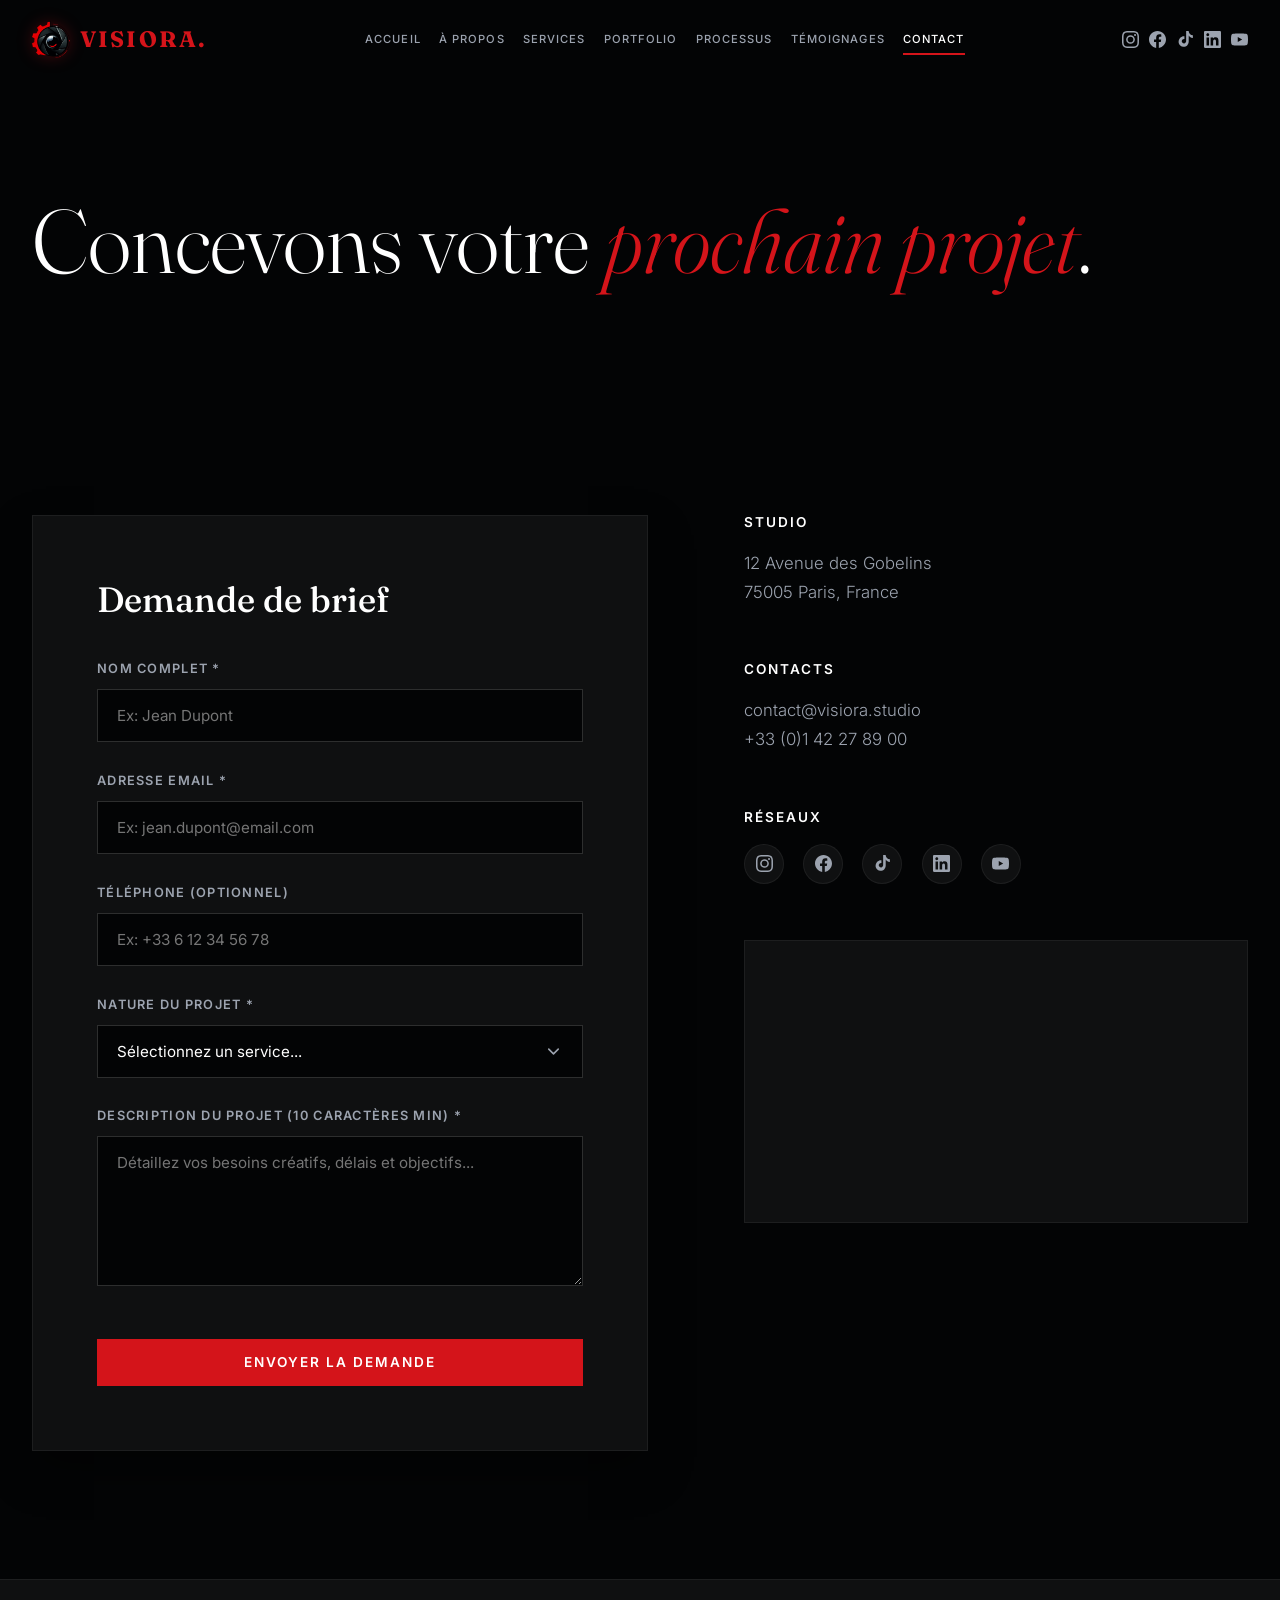
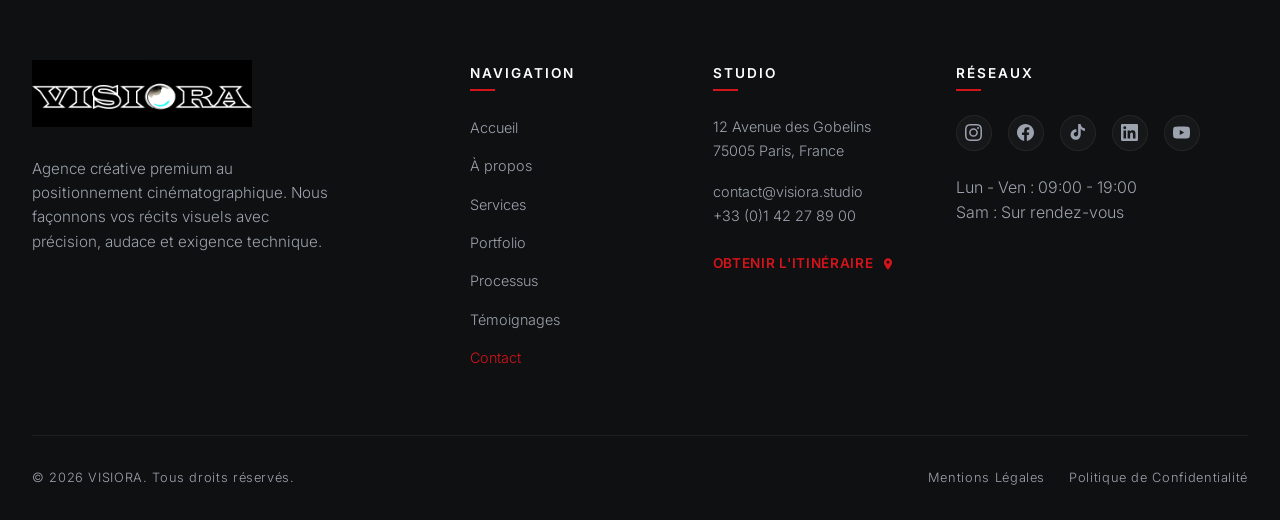
<file: contact.html>
<!DOCTYPE html>
<html lang="fr">
<head>
  <meta charset="UTF-8">
  <meta name="viewport" content="width=device-width, initial-scale=1.0">
  <title>Contact & Studio — VISIORA</title>
  <meta name="description" content="Contactez VISIORA pour vos projets vidéo, photographie et branding. Discutons de vos besoins et concevons ensemble des contenus à fort impact visuel.">
  
  <!-- Favicon -->
  <link rel="icon" type="image/png" href="assets/images/logo.png">

  <!-- Core CSS -->
    <!-- Preconnect & Google Fonts (Fraunces & Inter) -->
  <link rel="preconnect" href="https://fonts.googleapis.com">
  <link rel="preconnect" href="https://fonts.gstatic.com" crossorigin>
  <link rel="stylesheet" href="https://fonts.googleapis.com/css2?family=Fraunces:ital,opsz,wght@0,9..144,300..700;1,9..144,300..700&family=Inter:wght@300..700&display=swap">
  <link rel="stylesheet" href="assets/css/style.css">
  <link rel="stylesheet" href="assets/css/contact.css">
  
  <!-- GSAP Core via CDN -->
  <script src="assets/js/gsap.min.js" defer></script>
  
  <!-- Global Main Script -->
  <script src="assets/js/main.js" defer></script>
  <!-- Contact Page Script -->
  <script src="assets/js/contact.js" defer></script>
</head>
<body data-page="contact">

  <!-- Global Header Component -->
  <header id="global-header"></header>

  <!-- Main Content Area -->
  <main id="main-content">
    
    <!-- Intro Section -->
    <section class="contact-intro">
      <div class="container">
        <h1 class="contact-intro-title">Concevons votre <span>prochain projet</span>.</h1>
        <div class="editorial-divider" style="margin-top: 3rem;"></div>
      </div>
    </section>

    <!-- Main Grid Section -->
    <section class="contact-section">
      <div class="container">
        <div class="contact-grid">
          
          <!-- Left side: Form Wrapper -->
          <div class="contact-form-wrapper">
            
            <!-- Dynamic Success Screen (Hidden by default) -->
            <div class="form-status-screen" id="success-screen" role="alert">
              <div class="status-icon-wrapper">
                <svg viewBox="0 0 24 24">
                  <path class="success-stroke" d="M20 6L9 17l-5-5" stroke="currentColor" stroke-width="2" stroke-linecap="round" stroke-linejoin="round"/>
                </svg>
              </div>
              <h3>Message Envoyé</h3>
              <p>Merci pour votre intérêt. Notre directeur artistique va étudier votre brief et vous recontactera sous 24 à 48 heures ouvrées.</p>
            </div>

            <!-- Dynamic Error Screen (Hidden by default) -->
            <div class="form-status-screen" id="error-screen" role="alert">
              <div class="status-icon-wrapper" style="border-color: #D4141A; color: #D4141A;">
                <svg viewBox="0 0 24 24">
                  <circle cx="12" cy="12" r="10" stroke="currentColor" stroke-width="2"/>
                  <line x1="12" y1="8" x2="12" y2="12" stroke="currentColor" stroke-width="2"/>
                  <line x1="12" y1="16" x2="12.01" y2="16" stroke="currentColor" stroke-width="2"/>
                </svg>
              </div>
              <h3>Une erreur est survenue</h3>
              <p>Nous n'avons pas pu transmettre votre message. Veuillez vérifier votre connexion ou réessayer plus tard.</p>
              <button class="btn btn-outline" id="btn-retry" style="margin-top: 2rem;">Réessayer</button>
            </div>

            <!-- Native Web3Forms HTML Form -->
            <form action="https://api.web3forms.com/submit" method="POST" id="contact-form">
              <!-- Web3Forms Config Key (Replace with your actual key in production) -->
              <input type="hidden" name="access_key" value="YOUR_ACCESS_KEY_HERE">
              <input type="hidden" name="subject" value="Nouveau Message VISIORA Studio">
              <!-- Anti-Spam Honeypot Field -->
              <input type="checkbox" name="botcheck" class="hidden" style="display: none;">

              <h2>Demande de brief</h2>

              <!-- Name Field -->
              <div class="form-group">
                <label for="contact-name" class="form-label">Nom complet *</label>
                <input type="text" name="name" id="contact-name" class="form-input" placeholder="Ex: Jean Dupont" required autocomplete="name">
                <span class="error-text">Ce champ est requis.</span>
              </div>

              <!-- Email Field -->
              <div class="form-group">
                <label for="contact-email" class="form-label">Adresse Email *</label>
                <input type="email" name="email" id="contact-email" class="form-input" placeholder="Ex: jean.dupont@email.com" required autocomplete="email">
                <span class="error-text">Veuillez renseigner un email valide.</span>
              </div>

              <!-- Phone Field -->
              <div class="form-group">
                <label for="contact-phone" class="form-label">Téléphone (Optionnel)</label>
                <input type="tel" name="phone" id="contact-phone" class="form-input" placeholder="Ex: +33 6 12 34 56 78" autocomplete="tel">
              </div>

              <!-- Service Dropdown -->
              <div class="form-group">
                <label for="contact-service" class="form-label">Nature du projet *</label>
                <select name="service" id="contact-service" class="form-input" required>
                  <option value="" disabled selected>Sélectionnez un service...</option>
                  <option value="creation-contenu">Création de contenu</option>
                  <option value="campagnes-reseaux">Campagnes réseaux sociaux</option>
                  <option value="gestion-reseaux">Gestion réseaux sociaux</option>
                  <option value="videographie">Vidéographie</option>
                  <option value="photographie">Photographie</option>
                  <option value="design-graphique">Design graphique</option>
                  <option value="branding">Branding & Identité visuelle</option>
                </select>
                <span class="error-text">Veuillez sélectionner un type de projet.</span>
              </div>

              <!-- Message Field -->
              <div class="form-group">
                <label for="contact-message" class="form-label">Description du projet (10 caractères min) *</label>
                <textarea name="message" id="contact-message" class="form-input" placeholder="Détaillez vos besoins créatifs, délais et objectifs..." required></textarea>
                <span class="error-text">Veuillez fournir une description plus détaillée (10 car. min).</span>
              </div>

              <button type="submit" class="btn btn-primary" style="width: 100%; margin-top: 1rem;">Envoyer la demande</button>
            </form>

          </div>

          <!-- Right side: Details & Map -->
          <div class="contact-info-panel">
            
            <div class="info-block">
              <h3>Studio</h3>
              <p>12 Avenue des Gobelins<br>75005 Paris, France</p>
            </div>

            <div class="info-block">
              <h3>Contacts</h3>
              <p>contact@visiora.studio<br>+33 (0)1 42 27 89 00</p>
            </div>

            <div class="info-block">
              <h3>Réseaux</h3>
              <div class="contact-socials">
                <a href="https://www.instagram.com/visiora.prod?igsh=MTVheGRjcmdvbmp4MQ==" target="_blank" rel="noopener noreferrer" class="social-icon" aria-label="Instagram">
                  <svg viewBox="0 0 24 24"><path d="M12 2.163c3.204 0 3.584.012 4.85.07 3.252.148 4.771 1.691 4.919 4.919.058 1.265.069 1.645.069 4.849 0 3.205-.012 3.584-.069 4.849-.149 3.225-1.664 4.771-4.919 4.919-1.266.058-1.644.07-4.85.07-3.204 0-3.584-.012-4.849-.07-3.26-.149-4.771-1.699-4.919-4.92-.058-1.265-.07-1.644-.07-4.849 0-3.204.013-3.583.07-4.849.149-3.227 1.664-4.771 4.919-4.919 1.266-.057 1.645-.069 4.849-.069zM12 0C8.741 0 8.333.014 7.053.072 2.695.272.273 2.69.073 7.051.014 8.333 0 8.741 0 12c0 3.259.014 3.668.072 4.948.2 4.358 2.618 6.78 6.98 6.98 1.281.058 1.689.072 4.948.072 3.259 0 3.668-.014 4.948-.072 4.354-.2 6.782-2.618 6.979-6.98.059-1.28.073-1.689.073-4.948 0-3.259-.014-3.667-.072-4.947-.196-4.354-2.617-6.78-6.979-6.98C15.668.014 15.259 0 12 0zm0 5.838a6.162 6.162 0 100 12.324 6.162 6.162 0 000-12.324zM12 16a4 4 0 110-8 4 4 0 010 8zm6.406-11.845a1.44 1.44 0 100 2.881 1.44 1.44 0 000-2.881z"/></svg>
                </a>
                <a href="https://facebook.com" target="_blank" rel="noopener noreferrer" class="social-icon" aria-label="Facebook">
                  <svg viewBox="0 0 24 24"><path d="M24 12.073c0-6.627-5.373-12-12-12s-12 5.373-12 12c0 5.99 4.388 10.954 10.125 11.854v-8.385H7.078v-3.47h3.047V9.43c0-3.007 1.792-4.669 4.533-4.669 1.312 0 2.686.235 2.686.235v2.953H15.83c-1.491 0-1.956.925-1.956 1.874v2.25h3.328l-.532 3.47h-2.796v8.385C19.612 23.027 24 18.062 24 12.073z"/></svg>
                </a>
                <a href="https://tiktok.com" target="_blank" rel="noopener noreferrer" class="social-icon" aria-label="TikTok">
                  <svg viewBox="0 0 24 24"><path d="M12.525.02c1.31-.02 2.61-.01 3.91-.02.08 1.53.63 3.09 1.75 4.17 1.12 1.11 2.7 1.62 4.24 1.79v4.03c-1.44-.06-2.89-.52-4.06-1.39-.74-.55-1.37-1.27-1.78-2.11-.03 2.83-.02 5.67-.03 8.5-.08 1.83-.68 3.69-1.94 5.02-1.47 1.58-3.7 2.44-5.88 2.27-2.7-.15-5.22-1.96-6.07-4.52-.94-2.85-.2-6.19 1.89-8.31 1.5-1.57 3.73-2.38 5.92-2.13V11.2c-1.12-.13-2.31.25-3.04 1.13-.77.92-.89 2.25-.41 3.33.51 1.18 1.8 1.95 3.09 1.83 1.25-.09 2.38-.97 2.67-2.19.16-.7.13-1.42.13-2.13.01-4.83.01-9.66.01-14.49-.01-.32-.03-.65-.01-.98z"/></svg>
                </a>
                <a href="https://linkedin.com" target="_blank" rel="noopener noreferrer" class="social-icon" aria-label="LinkedIn">
                  <svg viewBox="0 0 24 24"><path d="M20.447 20.452h-3.554v-5.569c0-1.328-.027-3.037-1.852-3.037-1.853 0-2.136 1.445-2.136 2.939v5.667H9.351V9h3.414v1.561h.046c.477-.9 1.637-1.85 3.37-1.85 3.601 0 4.267 2.37 4.267 5.455v6.286zM5.337 7.433c-1.144 0-2.063-.926-2.063-2.065 0-1.138.92-2.063 2.063-2.063 1.14 0 2.064.925 2.064 2.063 0 1.139-.925 2.065-2.064 2.065zm1.782 13.019H3.555V9h3.564v11.452zM22.225 0H1.771C.792 0 0 .774 0 1.729v20.542C0 23.227.792 24 1.771 24h20.451C23.2 24 24 23.227 24 22.271V1.729C24 .774 23.2 0 22.222 0h.003z"/></svg>
                </a>
                <a href="https://youtube.com" target="_blank" rel="noopener noreferrer" class="social-icon" aria-label="YouTube">
                  <svg viewBox="0 0 24 24"><path d="M23.498 6.163a3.003 3.003 0 00-2.11-2.11C19.517 3.545 12 3.545 12 3.545s-7.517 0-9.388.508a3.003 3.003 0 00-2.11 2.11C0 8.033 0 12 0 12s0 3.967.502 5.837a3.003 3.003 0 002.11 2.11C4.483 20.455 12 20.455 12 20.455s7.517 0 9.388-.508a3.003 3.003 0 002.11-2.11C24 15.967 24 12 24 12s0-3.967-.502-5.837zM9.545 15.568V8.432L15.818 12l-6.273 3.568z"/></svg>
                </a>
              </div>
            </div>

            <!-- Custom dark-filtered Google Map -->
            <div class="map-container">
              <iframe 
                src="https://www.google.com/maps/embed?pb=!1m18!1m12!1m3!1d2626.0494473858343!2d2.3503251768658826!3d48.83818310343719!2m3!1f0!2f0!3f0!3m2!1i1024!2i768!4f13.1!3m3!1m2!1s0x47e671ef00388d01%3A0xe5a36371c6ddfa80!2s12%20Av.%20des%20Gobelins%2C%2075005%20Paris!5e0!3m2!1sfr!2sfr!4v1700000000000!5m2!1sfr!2sfr" 
                allowfullscreen="" 
                loading="lazy" 
                referrerpolicy="no-referrer-when-downgrade"
                title="Adresse VISIORA Studio Paris">
              </iframe>
            </div>

          </div>
          
        </div>
      </div>
    </section>

  </main>

  <!-- Global Footer Component -->
  <footer id="global-footer"></footer>

</body>
</html>
</file>
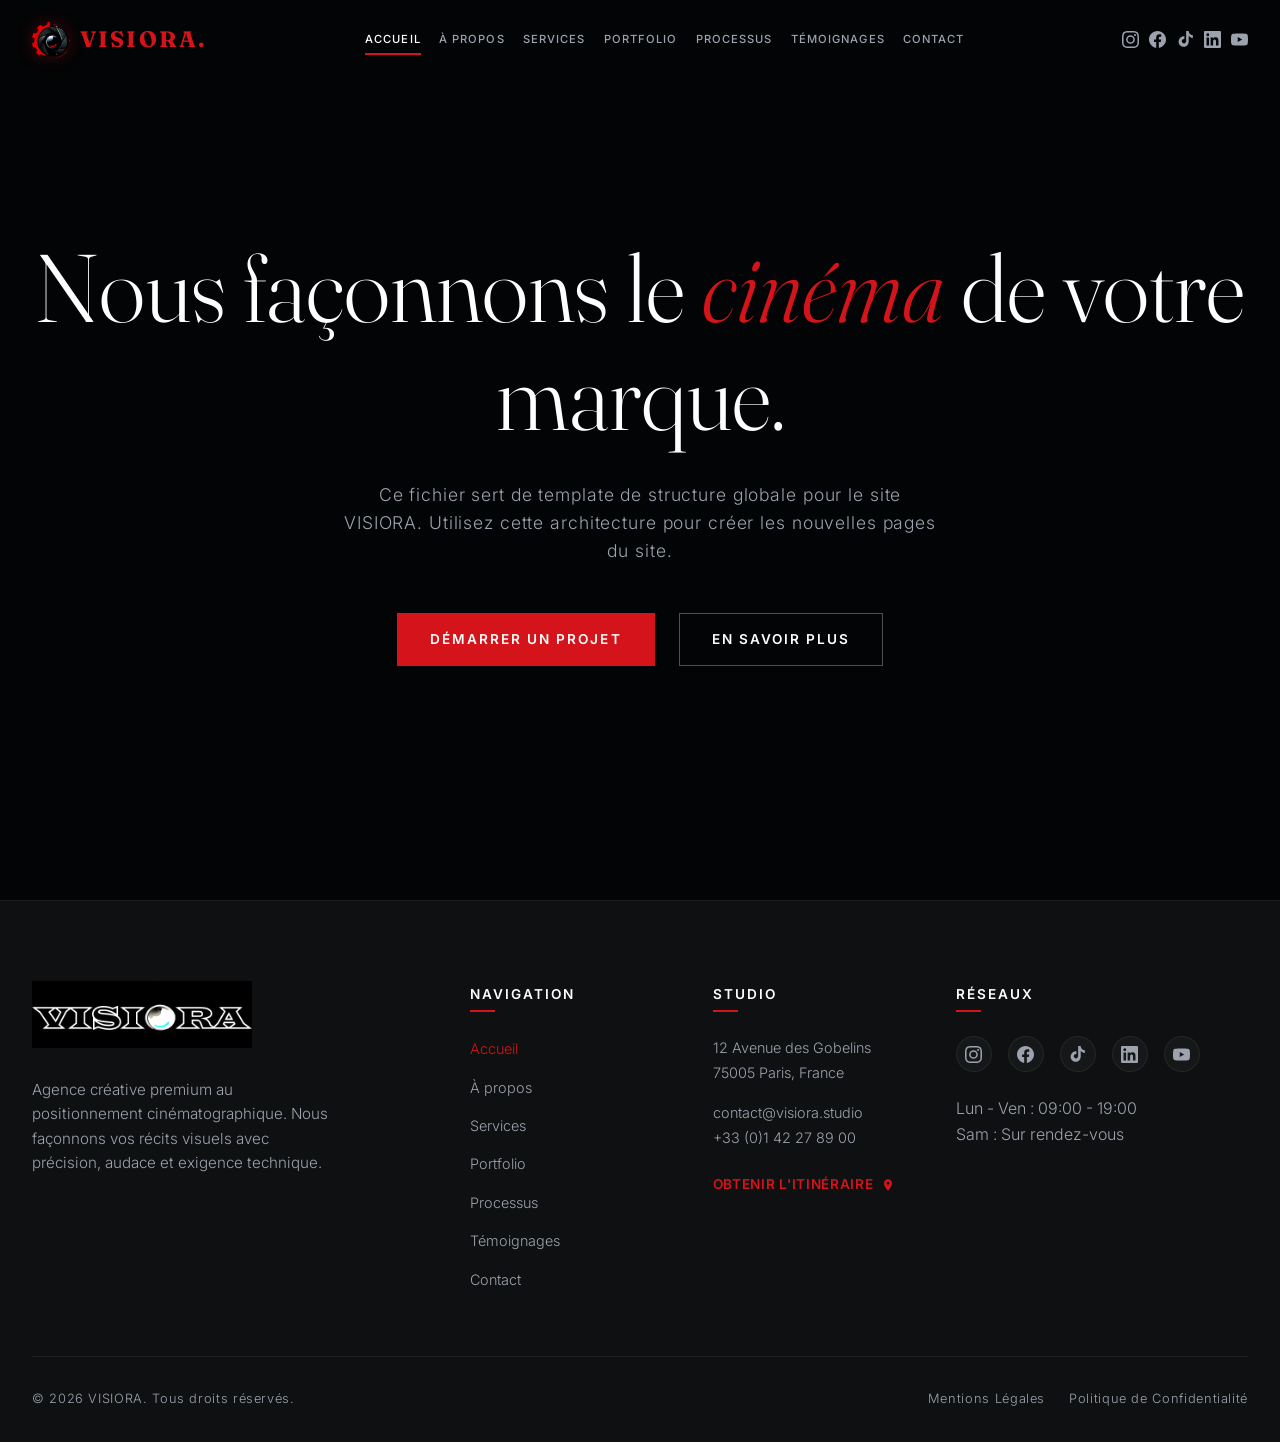
<file: template.html>
<!DOCTYPE html>
<html lang="fr">
<head>
  <meta charset="UTF-8">
  <meta name="viewport" content="width=device-width, initial-scale=1.0">
  <title>VISIORA — Agence Créative Premium (Template de Base)</title>
  <meta name="description" content="Agence créative premium spécialisée dans la vidéo, la photo et le branding cinématographique.">
  
  <!-- Favicon -->
  <link rel="icon" type="image/png" href="assets/images/favicon.png">

  <!-- Core CSS -->
    <!-- Preconnect & Google Fonts (Fraunces & Inter) -->
  <link rel="preconnect" href="https://fonts.googleapis.com">
  <link rel="preconnect" href="https://fonts.gstatic.com" crossorigin>
  <link rel="stylesheet" href="https://fonts.googleapis.com/css2?family=Fraunces:ital,opsz,wght@0,9..144,300..700;1,9..144,300..700&family=Inter:wght@300..700&display=swap">
  <link rel="stylesheet" href="assets/css/style.css">
  
  <!-- GSAP Core and ScrollTrigger via CDN -->
  <script src="assets/js/gsap.min.js" defer></script>
  <script src="assets/js/ScrollTrigger.min.js" defer></script>
  
  <!-- Global Main Script -->
  <script src="assets/js/main.js" defer></script>
</head>
<body data-page="home">

  <!-- Global Header Component (Loaded dynamically via main.js) -->
  <header id="global-header"></header>

  <!-- Main Content Area -->
  <main id="main-content">
    
    <!-- Hero Section (Exemple) -->
    <section style="min-height: 100vh; display: flex; align-items: center; justify-content: center; text-align: center;">
      <div class="container" style="opacity: 0; transform: translateY(30px); animation: fadeInUp 1s cubic-bezier(0.25, 0.8, 0.25, 1) forwards 0.4s;">
        <h1 style="font-size: clamp(3rem, 8vw, 6rem); margin-bottom: 2rem; font-weight: 300;">
          Nous façonnons le <span class="text-accent" style="font-family: var(--font-serif); font-style: italic;">cinéma</span> de votre marque.
        </h1>
        <p style="max-width: 600px; margin: 0 auto 3rem auto; color: var(--color-text-muted); font-size: 1.1rem; letter-spacing: 0.05em;">
          Ce fichier sert de template de structure globale pour le site VISIORA. Utilisez cette architecture pour créer les nouvelles pages du site.
        </p>
        <div style="display: flex; gap: 1.5rem; justify-content: center;">
          <a href="#" class="btn btn-primary">Démarrer un projet</a>
          <a href="#" class="btn btn-outline">En savoir plus</a>
        </div>
      </div>
    </section>

  </main>

  <!-- Global Footer Component (Loaded dynamically via main.js) -->
  <footer id="global-footer"></footer>

  <!-- Basic inline animation style for template demo -->
  <style>
    @keyframes fadeInUp {
      to {
        opacity: 1;
        transform: translateY(0);
      }
    }
  </style>

</body>
</html>
</file>
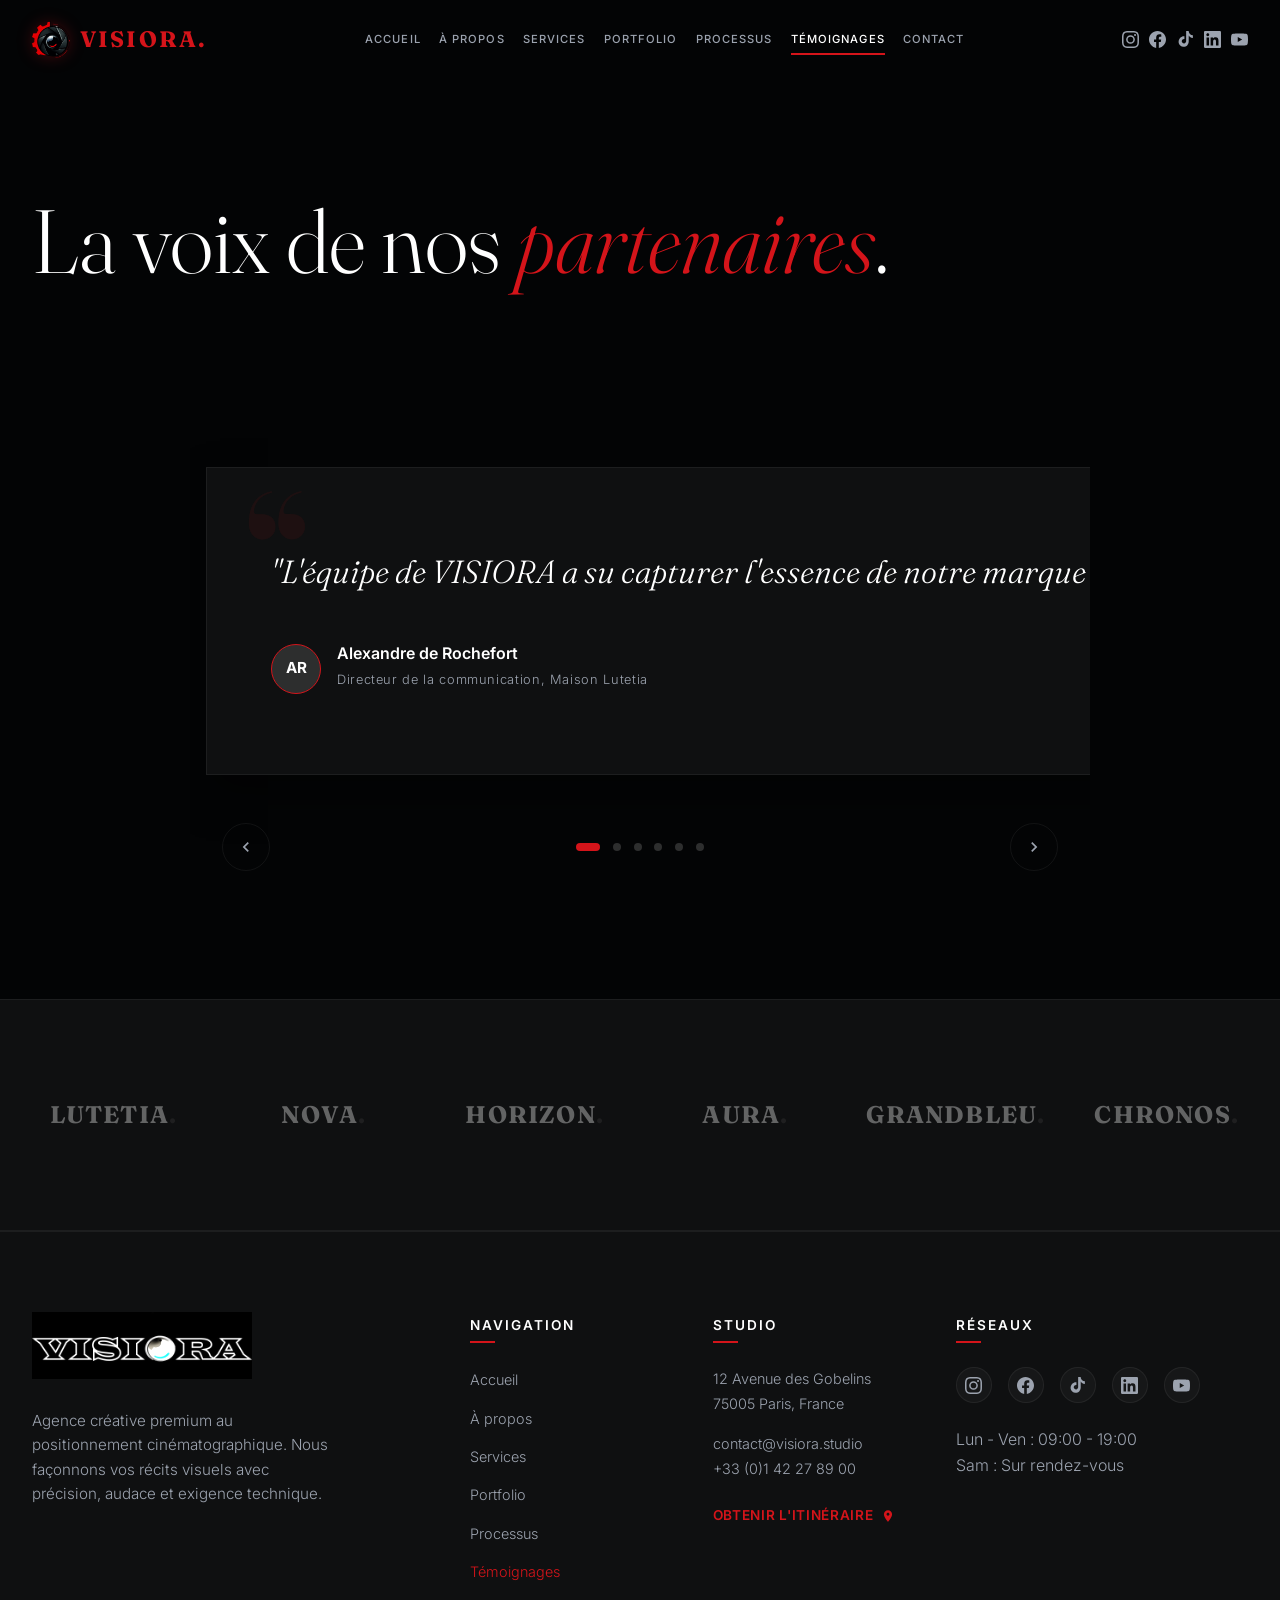
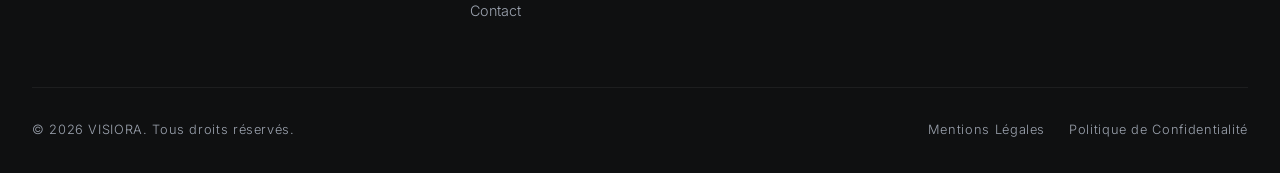
<file: testimonials.html>
<!DOCTYPE html>
<html lang="fr">
<head>
  <meta charset="UTF-8">
  <meta name="viewport" content="width=device-width, initial-scale=1.0">
  <title>Témoignages & Avis Clients — VISIORA</title>
  <meta name="description" content="Découvrez les avis de nos clients et partenaires. VISIORA accompagne les marques premium dans la conception de leurs récits et campagnes visuelles.">
  
  <!-- Favicon -->
  <link rel="icon" type="image/png" href="assets/images/logo.png">

  <!-- Core CSS -->
    <!-- Preconnect & Google Fonts (Fraunces & Inter) -->
  <link rel="preconnect" href="https://fonts.googleapis.com">
  <link rel="preconnect" href="https://fonts.gstatic.com" crossorigin>
  <link rel="stylesheet" href="https://fonts.googleapis.com/css2?family=Fraunces:ital,opsz,wght@0,9..144,300..700;1,9..144,300..700&family=Inter:wght@300..700&display=swap">
  <link rel="stylesheet" href="assets/css/style.css">
  <link rel="stylesheet" href="assets/css/testimonials.css">
  
  <!-- GSAP Core via CDN -->
  <script src="assets/js/gsap.min.js" defer></script>
  
  <!-- Global Main Script -->
  <script src="assets/js/main.js" defer></script>
  <!-- Testimonials Page Script -->
  <script src="assets/js/testimonials.js" defer></script>
</head>
<body data-page="testimonials">

  <!-- Global Header Component -->
  <header id="global-header"></header>

  <!-- Main Content Area -->
  <main id="main-content">
    
    <!-- Intro Section -->
    <section class="testimonials-intro">
      <div class="container">
        <h1 class="testimonials-intro-title">La voix de nos <span>partenaires</span>.</h1>
        <div class="editorial-divider" style="margin-top: 3rem;"></div>
      </div>
    </section>

    <!-- Star Rating Shared Symbol -->
    <svg style="display: none;">
      <g id="star-icon">
        <path d="M12 17.27L18.18 21l-1.64-7.03L22 9.24l-7.19-.61L12 2 9.19 8.63 2 9.24l5.46 4.73L5.82 21z"/>
      </g>
    </svg>

    <!-- Carousel Section -->
    <section class="carousel-section">
      <div class="carousel-container">
        <div class="carousel-track">
          
          <!-- Testimonial 1 -->
          <div class="testimonial-card">
            <p class="testimonial-quote">"L'équipe de VISIORA a su capturer l'essence de notre marque avec un sens esthétique incomparable. Le film de marque qu'ils ont produit a dépassé toutes nos attentes."</p>
            <div class="testimonial-author-wrapper">
              <div class="testimonial-author-info">
                <div class="author-avatar">AR</div>
                <div>
                  <h3 class="author-name">Alexandre de Rochefort</h3>
                  <span class="author-company">Directeur de la communication, Maison Lutetia</span>
                </div>
              </div>
              <div class="rating-stars">
                <svg viewBox="0 0 24 24"><use href="#star-icon"></use></svg>
                <svg viewBox="0 0 24 24"><use href="#star-icon"></use></svg>
                <svg viewBox="0 0 24 24"><use href="#star-icon"></use></svg>
                <svg viewBox="0 0 24 24"><use href="#star-icon"></use></svg>
                <svg viewBox="0 0 24 24"><use href="#star-icon"></use></svg>
              </div>
            </div>
          </div>

          <!-- Testimonial 2 -->
          <div class="testimonial-card">
            <p class="testimonial-quote">"Un professionnalisme rare. De l'écriture du concept à la livraison des fichiers finaux, tout a été exécuté avec une précision chirurgicale. Les retours sur nos campagnes publicitaires sont excellents."</p>
            <div class="testimonial-author-wrapper">
              <div class="testimonial-author-info">
                <div class="author-avatar">SM</div>
                <div>
                  <h3 class="author-name">Sophie Martinez</h3>
                  <span class="author-company">Fondatrice, Nova Design</span>
                </div>
              </div>
              <div class="rating-stars">
                <svg viewBox="0 0 24 24"><use href="#star-icon"></use></svg>
                <svg viewBox="0 0 24 24"><use href="#star-icon"></use></svg>
                <svg viewBox="0 0 24 24"><use href="#star-icon"></use></svg>
                <svg viewBox="0 0 24 24"><use href="#star-icon"></use></svg>
                <svg viewBox="0 0 24 24"><use href="#star-icon"></use></svg>
              </div>
            </div>
          </div>

          <!-- Testimonial 3 -->
          <div class="testimonial-card">
            <p class="testimonial-quote">"Grâce à leur direction artistique et à la refonte de notre identité visuelle, nous avons immédiatement franchi un palier sur notre marché. Une agence hautement recommandable."</p>
            <div class="testimonial-author-wrapper">
              <div class="testimonial-author-info">
                <div class="author-avatar">TK</div>
                <div>
                  <h3 class="author-name">Thomas Keller</h3>
                  <span class="author-company">CEO, Horizon Capital</span>
                </div>
              </div>
              <div class="rating-stars">
                <svg viewBox="0 0 24 24"><use href="#star-icon"></use></svg>
                <svg viewBox="0 0 24 24"><use href="#star-icon"></use></svg>
                <svg viewBox="0 0 24 24"><use href="#star-icon"></use></svg>
                <svg viewBox="0 0 24 24"><use href="#star-icon"></use></svg>
                <svg viewBox="0 0 24 24"><use href="#star-icon"></use></svg>
              </div>
            </div>
          </div>

          <!-- Testimonial 4 -->
          <div class="testimonial-card">
            <p class="testimonial-quote">"Leurs shootings photo et vidéos de produits ont transfiguré notre e-shop. Les images ont une texture et une lumière digne des grands magazines de mode. Un vrai travail d'orfèvre."</p>
            <div class="testimonial-author-wrapper">
              <div class="testimonial-author-info">
                <div class="author-avatar">HS</div>
                <div>
                  <h3 class="author-name">Hélène Ségara</h3>
                  <span class="author-company">Directrice Artistique, Aura Cosmetics</span>
                </div>
              </div>
              <div class="rating-stars">
                <svg viewBox="0 0 24 24"><use href="#star-icon"></use></svg>
                <svg viewBox="0 0 24 24"><use href="#star-icon"></use></svg>
                <svg viewBox="0 0 24 24"><use href="#star-icon"></use></svg>
                <svg viewBox="0 0 24 24"><use href="#star-icon"></use></svg>
                <svg viewBox="0 0 24 24"><use href="#star-icon"></use></svg>
              </div>
            </div>
          </div>

          <!-- Testimonial 5 -->
          <div class="testimonial-card">
            <p class="testimonial-quote">"La gestion quotidienne de nos réseaux sociaux a été fluidifiée. Les contenus produits sont non seulement magnifiques, mais ils génèrent un engagement authentique."</p>
            <div class="testimonial-author-wrapper">
              <div class="testimonial-author-info">
                <div class="author-avatar">MD</div>
                <div>
                  <h3 class="author-name">Marc-Antoine Dubreuil</h3>
                  <span class="author-company">Manager Général, Grand Bleu Studio</span>
                </div>
              </div>
              <div class="rating-stars">
                <svg viewBox="0 0 24 24"><use href="#star-icon"></use></svg>
                <svg viewBox="0 0 24 24"><use href="#star-icon"></use></svg>
                <svg viewBox="0 0 24 24"><use href="#star-icon"></use></svg>
                <svg viewBox="0 0 24 24"><use href="#star-icon"></use></svg>
                <svg viewBox="0 0 24 24"><use href="#star-icon"></use></svg>
              </div>
            </div>
          </div>

          <!-- Testimonial 6 -->
          <div class="testimonial-card">
            <p class="testimonial-quote">"VISIORA est bien plus qu'une agence, c'est un véritable partenaire créatif. Ils ont une sensibilité cinématographique unique qui donne immédiatement de l'envergure à n'importe quel message."</p>
            <div class="testimonial-author-wrapper">
              <div class="testimonial-author-info">
                <div class="author-avatar">CV</div>
                <div>
                  <h3 class="author-name">Caroline Vian</h3>
                  <span class="author-company">Directrice Associée, Chronos Watch</span>
                </div>
              </div>
              <div class="rating-stars">
                <svg viewBox="0 0 24 24"><use href="#star-icon"></use></svg>
                <svg viewBox="0 0 24 24"><use href="#star-icon"></use></svg>
                <svg viewBox="0 0 24 24"><use href="#star-icon"></use></svg>
                <svg viewBox="0 0 24 24"><use href="#star-icon"></use></svg>
                <svg viewBox="0 0 24 24"><use href="#star-icon"></use></svg>
              </div>
            </div>
          </div>

        </div>

        <!-- Controls (Arrows + Dots) -->
        <div class="carousel-controls">
          <button class="carousel-arrow" id="carousel-prev" aria-label="Témoignage précédent">
            <svg viewBox="0 0 24 24"><path d="M15.41 7.41L14 6l-6 6 6 6 1.41-1.41L10.83 12z"/></svg>
          </button>
          
          <div class="carousel-dots"></div>

          <button class="carousel-arrow" id="carousel-next" aria-label="Témoignage suivant">
            <svg viewBox="0 0 24 24"><path d="M10 6L8.59 7.41 13.17 12l-4.58 4.59L10 18l6-6z"/></svg>
          </button>
        </div>
      </div>
    </section>

    <!-- Partners Logos Section -->
    <section class="logos-section">
      <div class="container">
        <div class="logos-grid">
          <!-- Logo 1 -->
          <div class="logo-item">
            <span>LUTETIA</span>
          </div>
          <!-- Logo 2 -->
          <div class="logo-item">
            <span>NOVA</span>
          </div>
          <!-- Logo 3 -->
          <div class="logo-item">
            <span>HORIZON</span>
          </div>
          <!-- Logo 4 -->
          <div class="logo-item">
            <span>AURA</span>
          </div>
          <!-- Logo 5 -->
          <div class="logo-item">
            <span>GRANDBLEU</span>
          </div>
          <!-- Logo 6 -->
          <div class="logo-item">
            <span>CHRONOS</span>
          </div>
        </div>
      </div>
    </section>

  </main>

  <!-- Global Footer Component -->
  <footer id="global-footer"></footer>

</body>
</html>
</file>
<file: assets/css/style.css>
/* ==========================================================================
   VISIORA - GLOBAL CSS STYLESHEET & DESIGN SYSTEM
   Fonts chargées via <link> dans le HTML (pas @import = pas de blocage rendu)
   ========================================================================== */

/* 1. FONTS (déclarées dans le HTML via <link rel=preload> + <link rel=stylesheet>) */

/* 2. DESIGN SYSTEM VARIABLES */
:root {
  /* Color Palette */
  --bg-primary: #030405;          /* Deep Cinematic Black */
  --bg-gunmetal: #0f1011;         /* Section dark */
  --bg-card: #18191b;             /* Card background */
  --bg-graphite: #2d2e2e;         /* Elements, inputs, lines */
  --color-accent: #D4141A;        /* Brand Shutter Red */
  --color-accent-rgb: 212, 20, 26;
  --color-white: #FFFFFF;         /* Pure white */
  --color-text-primary: #F3F4F6;  /* Soft white text */
  --color-text-muted: #9CA3AF;    /* Muted gray text */
  --color-border: rgba(255, 255, 255, 0.06);
  --color-border-hover: rgba(212, 20, 26, 0.3);

  /* Typography */
  --font-display: 'Fraunces', serif;
  --font-body: 'Inter', system-ui, -apple-system, sans-serif;
  --font-serif: var(--font-display);
  --font-sans: var(--font-body);

  /* Layout */
  --max-width: 1440px;
  --header-height: 80px;
  --header-height-scrolled: 68px;

  /* Transitions */
  --transition-smooth: all 0.5s cubic-bezier(0.25, 0.8, 0.25, 1);
  --transition-fast: all 0.25s cubic-bezier(0.25, 0.8, 0.25, 1);
}

/* 3. RESET & BASE STYLES */
*, *::before, *::after {
  box-sizing: border-box;
  margin: 0;
  padding: 0;
}

html {
  scroll-behavior: smooth;
  -webkit-font-smoothing: antialiased;
  -moz-osx-font-smoothing: grayscale;
}

body {
  background-color: var(--bg-primary);
  color: var(--color-text-primary);
  font-family: var(--font-body);
  font-weight: 300;
  font-size: 16px;
  line-height: 1.6;
  overflow-x: hidden;
}

/* Custom Scrollbar */
::-webkit-scrollbar {
  width: 8px;
}
::-webkit-scrollbar-track {
  background: var(--bg-primary);
}
::-webkit-scrollbar-thumb {
  background: var(--bg-graphite);
  border-radius: 4px;
}
::-webkit-scrollbar-thumb:hover {
  background: var(--color-accent);
}

/* Typography Selection & Headings */
::selection {
  background-color: var(--color-accent);
  color: var(--color-white);
}

h1, h2, h3, h4, h5, h6 {
  font-family: var(--font-display);
  font-weight: 400;
  color: var(--color-white);
  line-height: 1.12;
  font-optical-sizing: auto;
}

a {
  color: inherit;
  text-decoration: none;
  transition: var(--transition-fast);
}

ul, ol {
  list-style: none;
}

img, video {
  max-width: 100%;
  height: auto;
  display: block;
}

/* 4. UTILITY CLASSES & COMPONENTS */
.container {
  width: 100%;
  max-width: var(--max-width);
  margin: 0 auto;
  padding: 0 2rem;
}

@media (max-width: 768px) {
  .container {
    padding: 0 1.5rem;
  }
}

.text-center { text-align: center; }
.text-accent { color: var(--color-accent); }

/* Premium Shutter Button */
.btn {
  display: inline-flex;
  align-items: center;
  justify-content: center;
  padding: 0.9rem 2rem;
  font-family: var(--font-sans);
  font-size: 0.85rem;
  font-weight: 600;
  letter-spacing: 0.15em;
  text-transform: uppercase;
  border-radius: 0;
  cursor: pointer;
  position: relative;
  overflow: hidden;
  transition: var(--transition-smooth);
}

.btn-primary {
  background-color: var(--color-accent);
  color: var(--color-white);
  border: 1px solid var(--color-accent);
}

.btn-primary::before {
  content: '';
  position: absolute;
  top: 0;
  left: -100%;
  width: 100%;
  height: 100%;
  background: linear-gradient(90deg, transparent, rgba(255, 255, 255, 0.2), transparent);
  transition: 0.5s;
}

.btn-primary:hover::before {
  left: 100%;
}

.btn-primary:hover {
  background-color: #b00f14;
  border-color: #b00f14;
  box-shadow: 0 0 15px rgba(212, 20, 26, 0.4);
  transform: translateY(-2px);
}

.btn-outline {
  background-color: transparent;
  color: var(--color-white);
  border: 1px solid rgba(255, 255, 255, 0.3);
}

.btn-outline:hover {
  background-color: var(--color-white);
  color: var(--bg-primary);
  border-color: var(--color-white);
  transform: translateY(-2px);
}

/* Sections Base */
section {
  padding: 8rem 0;
  position: relative;
}

@media (max-width: 768px) {
  section {
    padding: 5rem 0;
  }
}

/* 5. GLOBAL HEADER (NAVIGATION) */
header {
  position: fixed;
  top: 0;
  left: 0;
  width: 100%;
  height: var(--header-height);
  z-index: 1000;
  display: flex;
  align-items: center;
  transition: var(--transition-smooth);
  border-bottom: 1px solid transparent;
}

header.scrolled {
  height: var(--header-height-scrolled);
  background-color: rgba(3, 4, 5, 0.95);
  backdrop-filter: blur(10px);
  border-bottom: 1px solid var(--color-border);
  box-shadow: 0 10px 30px rgba(0, 0, 0, 0.5);
}

header .header-container {
  display: flex;
  justify-content: space-between;
  align-items: center;
  width: 100%;
}

/* ===== LOGO VISIORA (Image + Texte) ===== */
.logo {
  display: flex;
  align-items: center;
  gap: 0.6rem;
  text-decoration: none;
  color: var(--color-white);
  flex-shrink: 0;
  transition: var(--transition-fast);
}

.logo:hover {
  opacity: 0.9;
}

/* Image logo : dimensions contrôlées + léger spin au hover */
.logo-img {
  width: 38px;
  height: 38px;
  object-fit: contain;
  flex-shrink: 0;
  transition: transform 0.6s cubic-bezier(0.25, 0.8, 0.25, 1), filter 0.3s ease;
  filter: drop-shadow(0 0 8px rgba(212, 20, 26, 0.3));
}

.logo:hover .logo-img {
  transform: rotate(15deg) scale(1.05);
  filter: drop-shadow(0 0 14px rgba(212, 20, 26, 0.6));
}

/* Texte logo */
.logo-text {
  font-family: var(--font-display);
  font-weight: 700;
  font-size: 1.4rem;
  letter-spacing: 0.1em;
  text-transform: uppercase;
  color: var(--color-white);
  line-height: 1;
  white-space: nowrap;
}

.logo-text em {
  color: var(--color-accent);
  font-style: normal;
}

/* Compatibilité ancien .logo span (si quelques pages l'utilisent encore) */
.logo span {
  color: var(--color-accent);
}

/* Loader logo image */
.loader-logo-img {
  width: 90px;
  height: 90px;
  object-fit: contain;
  margin-bottom: 1.5rem;
  opacity: 0;
  animation: loaderLogoFadeIn 0.5s ease 0.1s forwards;
  filter: drop-shadow(0 0 20px rgba(212, 20, 26, 0.5));
}

@keyframes loaderLogoFadeIn {
  to { opacity: 1; }
}

/* Desktop Menu */
.nav-menu {
  display: flex;
  align-items: center;
  gap: clamp(0.7rem, 1.4vw, 1.8rem);
  margin: 0 0.5rem;
}

.nav-link {
  font-family: var(--font-body);
  font-weight: 500;
  font-size: clamp(0.7rem, 0.8vw, 0.78rem);
  letter-spacing: 0.1em;
  text-transform: uppercase;
  color: var(--color-text-muted);
  position: relative;
  padding: 0.4rem 0;
  white-space: nowrap;
}

.nav-link:hover,
.nav-link.active {
  color: var(--color-white);
}

/* Underline Animation */
.nav-link::after {
  content: '';
  position: absolute;
  bottom: 0;
  left: 0;
  width: 0%;
  height: 1.5px;
  background-color: var(--color-accent);
  transition: width 0.3s cubic-bezier(0.25, 0.8, 0.25, 1);
}

.nav-link:hover::after,
.nav-link.active::after {
  width: 100%;
}

/* Social Icons */
.header-socials {
  display: flex;
  align-items: center;
  gap: clamp(0.5rem, 0.8vw, 0.9rem);
  flex-shrink: 0;
}

.social-icon {
  color: var(--color-text-muted);
  display: flex;
  align-items: center;
  justify-content: center;
  transition: var(--transition-fast);
}

.social-icon:hover {
  color: var(--color-accent);
  transform: translateY(-2px);
}

.social-icon svg {
  width: 17px;
  height: 17px;
  fill: currentColor;
}

/* Mobile Burger Button */
.burger-menu {
  display: none;
  background: none;
  border: none;
  cursor: pointer;
  width: 30px;
  height: 20px;
  position: relative;
  z-index: 1002;
}

.burger-bar {
  display: block;
  width: 100%;
  height: 2px;
  background-color: var(--color-white);
  position: absolute;
  left: 0;
  transition: transform 0.4s cubic-bezier(0.25, 0.8, 0.25, 1), 
              opacity 0.3s ease, 
              background-color 0.3s ease;
}

.burger-bar:nth-child(1) { top: 0; }
.burger-bar:nth-child(2) { top: 9px; }
.burger-bar:nth-child(3) { top: 18px; }

/* Burger Open State */
.burger-menu.open .burger-bar:nth-child(1) {
  transform: translateY(9px) rotate(45deg);
  background-color: var(--color-white);
}

.burger-menu.open .burger-bar:nth-child(2) {
  opacity: 0;
}

.burger-menu.open .burger-bar:nth-child(3) {
  transform: translateY(-9px) rotate(-45deg);
  background-color: var(--color-white);
}

/* Mobile Overlay Menu — affichage contrôlé exclusivement par GSAP (main.js) */
.mobile-nav-overlay {
  position: fixed;
  top: 0;
  left: 0;
  width: 100%;
  height: 100vh;
  height: 100dvh; /* Dynamic viewport height for mobile browsers */
  background-color: rgba(3, 4, 5, 0.98);
  backdrop-filter: blur(12px);
  -webkit-backdrop-filter: blur(12px);
  z-index: 1001;
  display: none; /* Toggle via GSAP */
  flex-direction: column;
  justify-content: space-between;
  align-items: center;
  padding: 5rem 1.5rem 3rem 1.5rem;
  overflow-y: auto;
}

.mobile-menu-links {
  display: flex;
  flex-direction: column;
  align-items: center;
  gap: clamp(1rem, 2.5vh, 1.8rem);
  margin: auto 0;
}

.mobile-nav-link {
  font-family: var(--font-display);
  font-size: clamp(1.8rem, 4.2vh, 2.4rem);
  font-weight: 400;
  letter-spacing: 0.04em;
  color: rgba(255, 255, 255, 0.75);
  text-decoration: none;
  transition: var(--transition-fast);
  position: relative;
  padding: 0.2rem 0;
}

.mobile-nav-link:hover,
.mobile-nav-link.active {
  color: var(--color-white);
  font-weight: 600;
  transform: translateY(-2px);
}

.mobile-nav-link.active::after {
  content: '';
  position: absolute;
  bottom: -4px;
  left: 50%;
  transform: translateX(-50%);
  width: 6px;
  height: 6px;
  border-radius: 50%;
  background-color: var(--color-accent);
}

.mobile-socials {
  display: flex;
  gap: 1.5rem;
  margin-top: 1rem;
}

.mobile-socials .social-icon svg {
  width: 22px;
  height: 22px;
}

@media (max-width: 1024px) {
  .nav-menu, .header-socials {
    display: none;
  }
  .burger-menu {
    display: block;
  }
}

/* 6. GLOBAL FOOTER */
footer {
  background-color: var(--bg-gunmetal);
  border-top: 1px solid var(--color-border);
  padding: 5rem 0 2rem 0;
  font-family: var(--font-sans);
  color: var(--color-text-muted);
}

.footer-grid {
  display: grid;
  grid-template-columns: 2fr 1fr 1fr 1.5fr;
  gap: 3rem;
  margin-bottom: 4rem;
}

@media (max-width: 1024px) {
  .footer-grid {
    grid-template-columns: 1fr 1fr;
    gap: 3rem;
  }
}

@media (max-width: 600px) {
  .footer-grid {
    grid-template-columns: 1fr;
    gap: 2.5rem;
  }
}

.footer-col h4 {
  font-family: var(--font-sans);
  font-weight: 600;
  font-size: 0.85rem;
  letter-spacing: 0.15em;
  text-transform: uppercase;
  color: var(--color-white);
  margin-bottom: 1.5rem;
  position: relative;
  display: inline-block;
}

.footer-col h4::after {
  content: '';
  display: block;
  width: 25px;
  height: 2px;
  background-color: var(--color-accent);
  margin-top: 0.5rem;
}

/* Lien logo footer (remplace l'ancien .logo) */
.footer-logo-link {
  display: inline-block;
  margin-bottom: 1.4rem;
  transition: opacity 0.3s ease, filter 0.3s ease;
}

.footer-logo-link:hover {
  opacity: 0.85;
  filter: drop-shadow(0 0 12px rgba(212, 20, 26, 0.4));
}

/* Image logo texte VISIORA complet */
.footer-logo-full {
  width: 220px;
  height: auto;
  display: block;
  /* Inverser les couleurs : fond blanc → transparent sur fond noir du footer */
  filter: invert(1) brightness(1.1);
  transition: filter 0.3s ease;
}

.footer-logo-link:hover .footer-logo-full {
  filter: invert(1) brightness(1.2) sepia(0.3) hue-rotate(320deg) saturate(3);
}

.footer-brand p {
  font-size: 0.95rem;
  line-height: 1.6;
  max-width: 300px;
}

.footer-links ul {
  display: flex;
  flex-direction: column;
  gap: 0.8rem;
}

.footer-links a {
  font-size: 0.9rem;
}

.footer-links a:hover {
  color: var(--color-white);
  padding-left: 5px;
}

.footer-contact p {
  font-size: 0.9rem;
  line-height: 1.7;
  margin-bottom: 1rem;
}

.footer-contact .directions-btn {
  display: inline-flex;
  align-items: center;
  gap: 0.5rem;
  font-size: 0.85rem;
  font-weight: 600;
  color: var(--color-accent);
  text-transform: uppercase;
  letter-spacing: 0.05em;
  margin-top: 0.5rem;
}

.footer-contact .directions-btn:hover {
  color: var(--color-white);
}

.footer-contact .directions-btn svg {
  width: 14px;
  height: 14px;
  fill: currentColor;
}

.footer-socials-col .footer-socials {
  display: flex;
  gap: 1rem;
  margin-bottom: 1.5rem;
}

.footer-socials-col .social-icon {
  width: 36px;
  height: 36px;
  border-radius: 50%;
  background-color: rgba(255, 255, 255, 0.03);
  border: 1px solid var(--color-border);
}

.footer-socials-col .social-icon:hover {
  background-color: var(--color-accent);
  color: var(--color-white);
  border-color: var(--color-accent);
}

/* Bottom Bar */
.footer-bottom {
  border-top: 1px solid var(--color-border);
  padding-top: 2rem;
  display: flex;
  justify-content: space-between;
  align-items: center;
  font-size: 0.8rem;
  letter-spacing: 0.05em;
}

@media (max-width: 768px) {
  .footer-bottom {
    flex-direction: column;
    gap: 1rem;
    text-align: center;
  }
}

.footer-legal {
  display: flex;
  gap: 1.5rem;
}

.footer-legal a:hover {
  color: var(--color-white);
}
</file>
<file: assets/css/contact.css>
/* ==========================================================================
   VISIORA - CONTACT PAGE SPECIFIC STYLES
   ========================================================================== */

.contact-intro {
  padding-top: 12rem;
  padding-bottom: 3rem;
  background-color: var(--bg-primary);
}

.contact-intro-title {
  font-size: clamp(3rem, 7vw, 6rem);
  font-weight: 300;
  line-height: 1.1;
}

.contact-intro-title span {
  font-family: var(--font-serif);
  font-style: italic;
  color: var(--color-accent);
}

/* 1. LAYOUT GRID */
.contact-section {
  background-color: var(--bg-primary);
  padding-bottom: 8rem;
}

.contact-grid {
  display: grid;
  grid-template-columns: 1.1fr 0.9fr;
  gap: 6rem;
  align-items: start;
}

@media (max-width: 991px) {
  .contact-grid {
    grid-template-columns: 1fr;
    gap: 4rem;
  }
}

/* 2. FORM STYLING */
.contact-form-wrapper {
  background-color: var(--bg-gunmetal);
  border: 1px solid var(--color-border);
  padding: 4rem;
  position: relative;
  box-shadow: 0 20px 40px rgba(0, 0, 0, 0.4);
}

@media (max-width: 640px) {
  .contact-form-wrapper {
    padding: 2.5rem 1.5rem;
  }
}

.contact-form-wrapper h2 {
  font-size: 2.2rem;
  margin-bottom: 2.5rem;
  font-weight: 500;
}

.form-group {
  margin-bottom: 1.8rem;
  position: relative;
}

.form-label {
  display: block;
  font-family: var(--font-sans);
  font-size: 0.8rem;
  font-weight: 600;
  letter-spacing: 0.1em;
  text-transform: uppercase;
  color: var(--color-text-muted);
  margin-bottom: 0.6rem;
}

.form-input {
  width: 100%;
  background-color: var(--bg-primary);
  border: 1px solid var(--bg-graphite);
  color: var(--color-white);
  padding: 1rem 1.2rem;
  font-family: var(--font-sans);
  font-size: 0.95rem;
  transition: var(--transition-fast);
  border-radius: 0;
  outline: none;
}

.form-input:focus {
  border-color: var(--color-accent);
  box-shadow: 0 0 10px rgba(212, 20, 26, 0.15);
}

/* Dropdown styling */
select.form-input {
  appearance: none;
  background-image: url("data:image/svg+xml,%3Csvg xmlns='http://www.w3.org/2000/svg' width='24' height='24' viewBox='0 0 24 24' fill='none' stroke='%239CA3AF' stroke-width='2' stroke-linecap='round' stroke-linejoin='round'%3E%3Cpolyline points='6 9 12 15 18 9'%3E%3C/polyline%3E%3C/svg%3E");
  background-repeat: no-repeat;
  background-position: right 1.2rem center;
  background-size: 1.2rem;
  padding-right: 3rem;
  cursor: pointer;
}

select.form-input option {
  background-color: var(--bg-gunmetal);
  color: var(--color-white);
  padding: 1rem;
}

/* Textarea specific */
textarea.form-input {
  resize: vertical;
  min-height: 150px;
}

/* Validation error highlights */
.form-group.error .form-input {
  border-color: var(--color-accent);
  background-color: rgba(212, 20, 26, 0.02);
}

.error-text {
  font-size: 0.75rem;
  color: var(--color-accent);
  margin-top: 0.4rem;
  font-weight: 500;
  display: none;
}

.form-group.error .error-text {
  display: block;
}

/* Success & Error State overlays */
.form-status-screen {
  display: none;
  flex-direction: column;
  align-items: center;
  justify-content: center;
  text-align: center;
  padding: 4rem 2rem;
}

.status-icon-wrapper {
  width: 80px;
  height: 80px;
  border-radius: 50%;
  border: 2px solid var(--color-accent);
  color: var(--color-accent);
  display: flex;
  align-items: center;
  justify-content: center;
  margin-bottom: 2rem;
}

.status-icon-wrapper svg {
  width: 40px;
  height: 40px;
  fill: none;
  stroke: currentColor;
  stroke-width: 2;
  stroke-linecap: round;
  stroke-linejoin: round;
}

.success-stroke {
  stroke-dasharray: 100;
  stroke-dashoffset: 100;
  /* Animate in JS */
}

.form-status-screen h3 {
  font-size: 2.2rem;
  margin-bottom: 1rem;
}

.form-status-screen p {
  color: var(--color-text-muted);
  font-size: 1.05rem;
  max-width: 400px;
  line-height: 1.6;
}


/* 3. DETAILS SIDE (INFO + MAP + SOCIALS) */
.contact-info-panel {
  display: flex;
  flex-direction: column;
  gap: 3.5rem;
}

.info-block h3 {
  font-family: var(--font-sans);
  font-size: 0.85rem;
  font-weight: 600;
  letter-spacing: 0.15em;
  text-transform: uppercase;
  color: var(--color-white);
  margin-bottom: 1.2rem;
}

.info-block p {
  color: var(--color-text-muted);
  font-size: 1.05rem;
  line-height: 1.7;
}

.info-block a:hover {
  color: var(--color-white);
}

/* Social icons layout */
.contact-socials {
  display: flex;
  gap: 1.2rem;
  margin-top: 0.5rem;
}

.contact-socials .social-icon {
  width: 40px;
  height: 40px;
  border-radius: 50%;
  background-color: var(--bg-gunmetal);
  border: 1px solid var(--color-border);
}

.contact-socials .social-icon:hover {
  background-color: var(--color-accent);
  border-color: var(--color-accent);
  color: var(--color-white);
}

/* Google Maps Iframe */
.map-container {
  width: 100%;
  aspect-ratio: 16/9;
  border: 1px solid var(--color-border);
  overflow: hidden;
  position: relative;
  background-color: var(--bg-gunmetal);
}

/* Custom cinematic map color invert filter */
.map-container iframe {
  width: 100%;
  height: 100%;
  border: none;
  filter: invert(90%) hue-rotate(180deg) grayscale(100%) contrast(90%);
}
</file>
<file: assets/css/testimonials.css>
/* ==========================================================================
   VISIORA - TESTIMONIALS (TÉMOIGNAGES) SPECIFIC STYLES
   ========================================================================== */

.testimonials-intro {
  padding-top: 12rem;
  padding-bottom: 2rem;
  background-color: var(--bg-primary);
}

.testimonials-intro-title {
  font-size: clamp(3rem, 7vw, 6rem);
  font-weight: 300;
  line-height: 1.1;
}

.testimonials-intro-title span {
  font-family: var(--font-serif);
  font-style: italic;
  color: var(--color-accent);
}

/* 1. CAROUSEL AREA */
.carousel-section {
  background-color: var(--bg-primary);
  padding: 4rem 0 6rem 0;
  position: relative;
}

.carousel-container {
  max-width: 900px;
  margin: 0 auto;
  position: relative;
  overflow: hidden;
  padding: 2rem 1rem;
}

.carousel-track {
  display: flex;
  transition: transform 0.6s cubic-bezier(0.25, 0.8, 0.25, 1);
  width: 100%;
}

.testimonial-card {
  min-width: 100%;
  flex-shrink: 0;
  background-color: var(--bg-gunmetal);
  border: 1px solid var(--color-border);
  padding: 5rem 4rem;
  position: relative;
  display: flex;
  flex-direction: column;
  justify-content: space-between;
  box-shadow: 0 20px 40px rgba(0, 0, 0, 0.4);
}

@media (max-width: 640px) {
  .testimonial-card {
    padding: 3rem 2rem;
  }
}

/* Large Quote Mark Decoration */
.testimonial-card::before {
  content: '“';
  position: absolute;
  top: 1rem;
  left: 2.5rem;
  font-family: var(--font-serif);
  font-size: 10rem;
  line-height: 1;
  color: rgba(212, 20, 26, 0.08);
  font-weight: 700;
  pointer-events: none;
}

.testimonial-quote {
  font-family: var(--font-serif);
  font-size: clamp(1.4rem, 2.5vw, 2rem);
  line-height: 1.5;
  font-style: italic;
  color: var(--color-white);
  margin-bottom: 3rem;
  position: relative;
  z-index: 2;
}

.testimonial-author-wrapper {
  display: flex;
  justify-content: space-between;
  align-items: center;
  flex-wrap: wrap;
  gap: 1.5rem;
}

.testimonial-author-info {
  display: flex;
  align-items: center;
  gap: 1rem;
}

.author-avatar {
  width: 50px;
  height: 50px;
  border-radius: 50%;
  background-color: var(--bg-graphite);
  border: 1px solid var(--color-accent);
  display: flex;
  align-items: center;
  justify-content: center;
  font-family: var(--font-sans);
  font-weight: 700;
  color: var(--color-white);
  font-size: 0.95rem;
}

.author-name {
  font-family: var(--font-sans);
  font-weight: 600;
  font-size: 1rem;
  color: var(--color-white);
  margin-bottom: 0.2rem;
}

.author-company {
  font-family: var(--font-sans);
  font-size: 0.8rem;
  letter-spacing: 0.05em;
  color: var(--color-text-muted);
}

/* Rating Stars */
.rating-stars {
  display: flex;
  gap: 0.25rem;
  color: var(--color-accent);
}

.rating-stars svg {
  width: 16px;
  height: 16px;
  fill: currentColor;
}

/* Navigation controls */
.carousel-controls {
  display: flex;
  justify-content: space-between;
  align-items: center;
  max-width: 900px;
  margin: 3rem auto 0 auto;
  padding: 0 1rem;
}

.carousel-arrow {
  background: none;
  border: 1px solid var(--color-border);
  color: var(--color-text-muted);
  width: 48px;
  height: 48px;
  border-radius: 50%;
  cursor: pointer;
  display: flex;
  align-items: center;
  justify-content: center;
  transition: var(--transition-smooth);
}

.carousel-arrow:hover {
  background-color: var(--color-accent);
  border-color: var(--color-accent);
  color: var(--color-white);
  box-shadow: 0 0 12px rgba(212, 20, 26, 0.4);
}

.carousel-arrow svg {
  width: 20px;
  height: 20px;
  fill: currentColor;
}

.carousel-dots {
  display: flex;
  gap: 0.8rem;
}

.carousel-dot {
  width: 8px;
  height: 8px;
  border-radius: 50%;
  background-color: var(--bg-graphite);
  border: none;
  cursor: pointer;
  padding: 0;
  transition: var(--transition-smooth);
}

.carousel-dot.active {
  background-color: var(--color-accent);
  width: 24px;
  border-radius: 4px;
}


/* 2. PARTNERS LOGO SECTION */
.logos-section {
  background-color: var(--bg-gunmetal);
  border-top: 1px solid var(--color-border);
  border-bottom: 1px solid var(--color-border);
  padding: 6rem 0;
}

.logos-grid {
  display: grid;
  grid-template-columns: repeat(6, 1fr);
  gap: 3rem;
  align-items: center;
  justify-items: center;
}

@media (max-width: 991px) {
  .logos-grid {
    grid-template-columns: repeat(3, 1fr);
    gap: 4rem;
  }
}

@media (max-width: 480px) {
  .logos-grid {
    grid-template-columns: repeat(2, 1fr);
    gap: 3rem;
  }
}

.logo-item {
  opacity: 0.35;
  filter: grayscale(100%);
  transition: var(--transition-smooth);
  display: flex;
  justify-content: center;
  align-items: center;
  max-width: 120px;
}

.logo-item:hover {
  opacity: 1;
  filter: grayscale(0%);
  transform: scale(1.05);
}

/* Simple text-based visual logo for demo */
.logo-item span {
  font-family: var(--font-serif);
  font-size: 1.5rem;
  font-weight: 700;
  color: var(--color-white);
  letter-spacing: 0.05em;
}
.logo-item span::after {
  content: '.';
  color: var(--color-accent);
}
</file>
